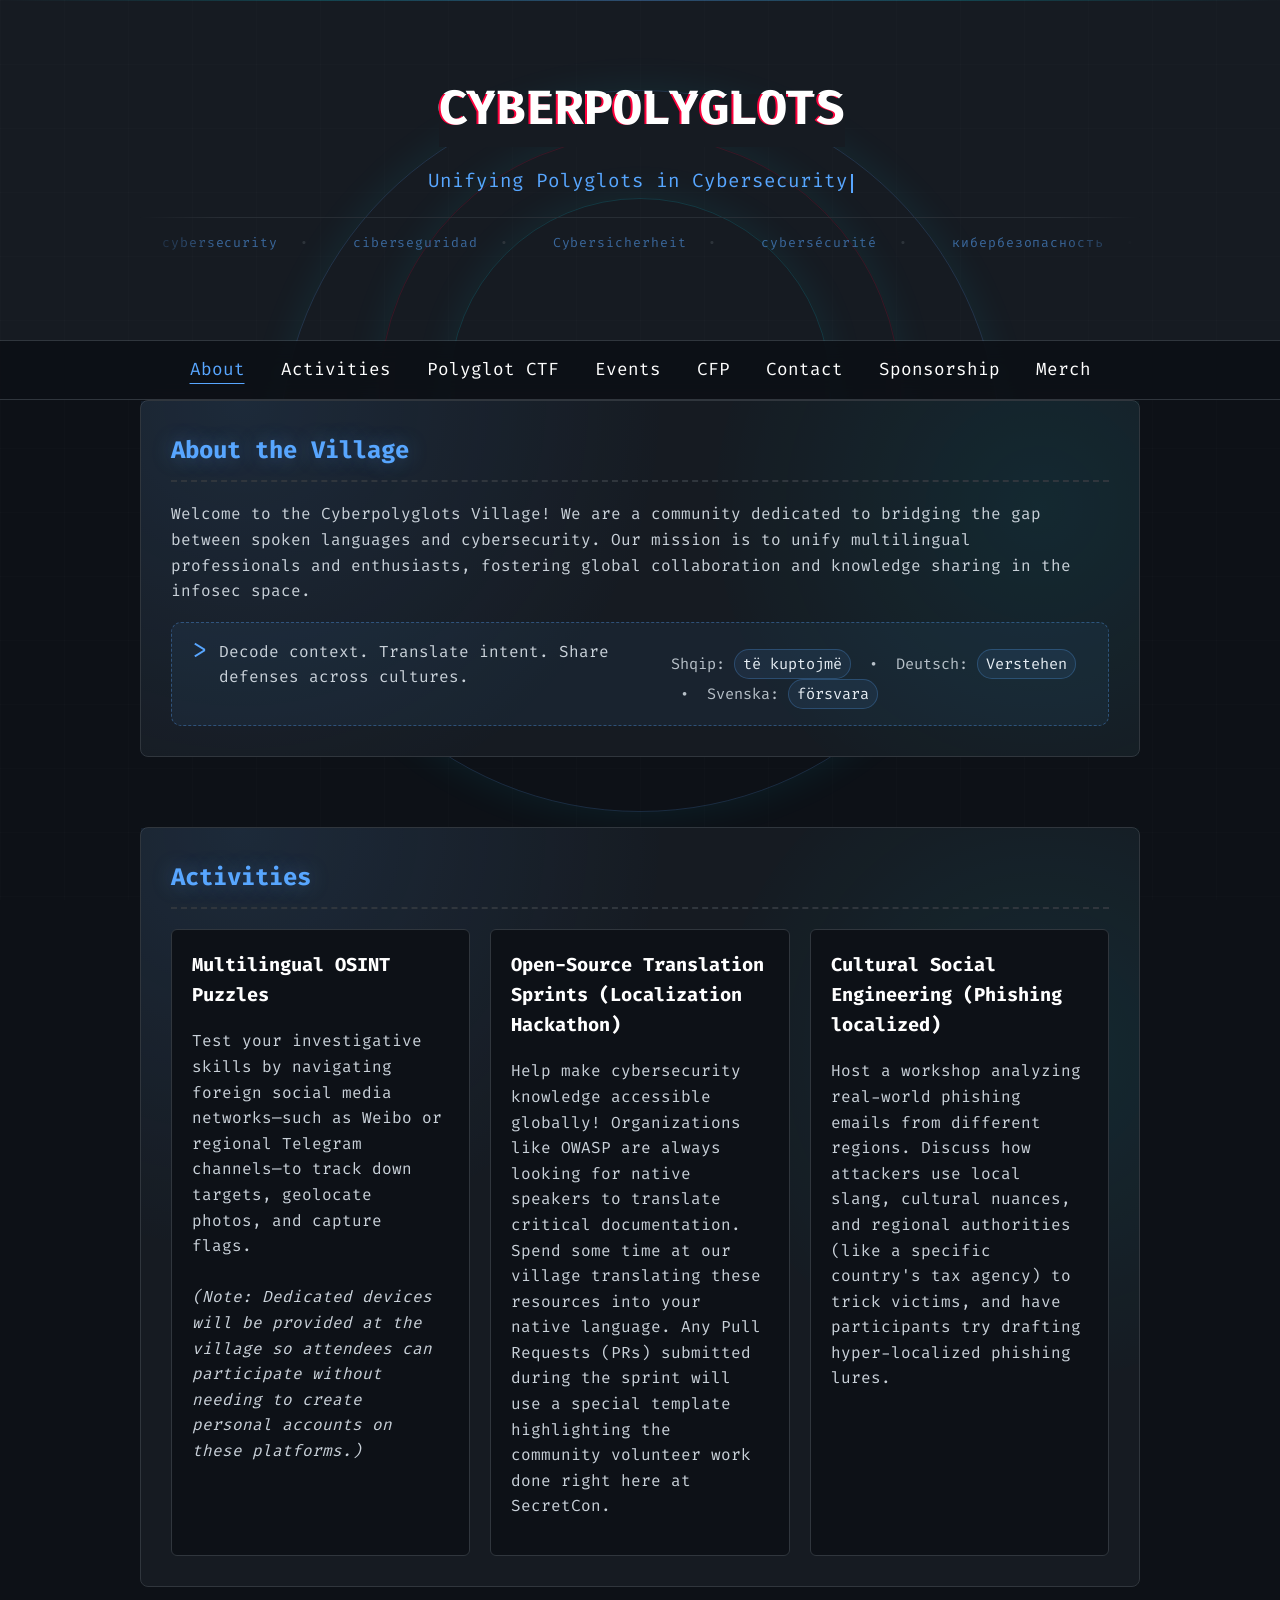
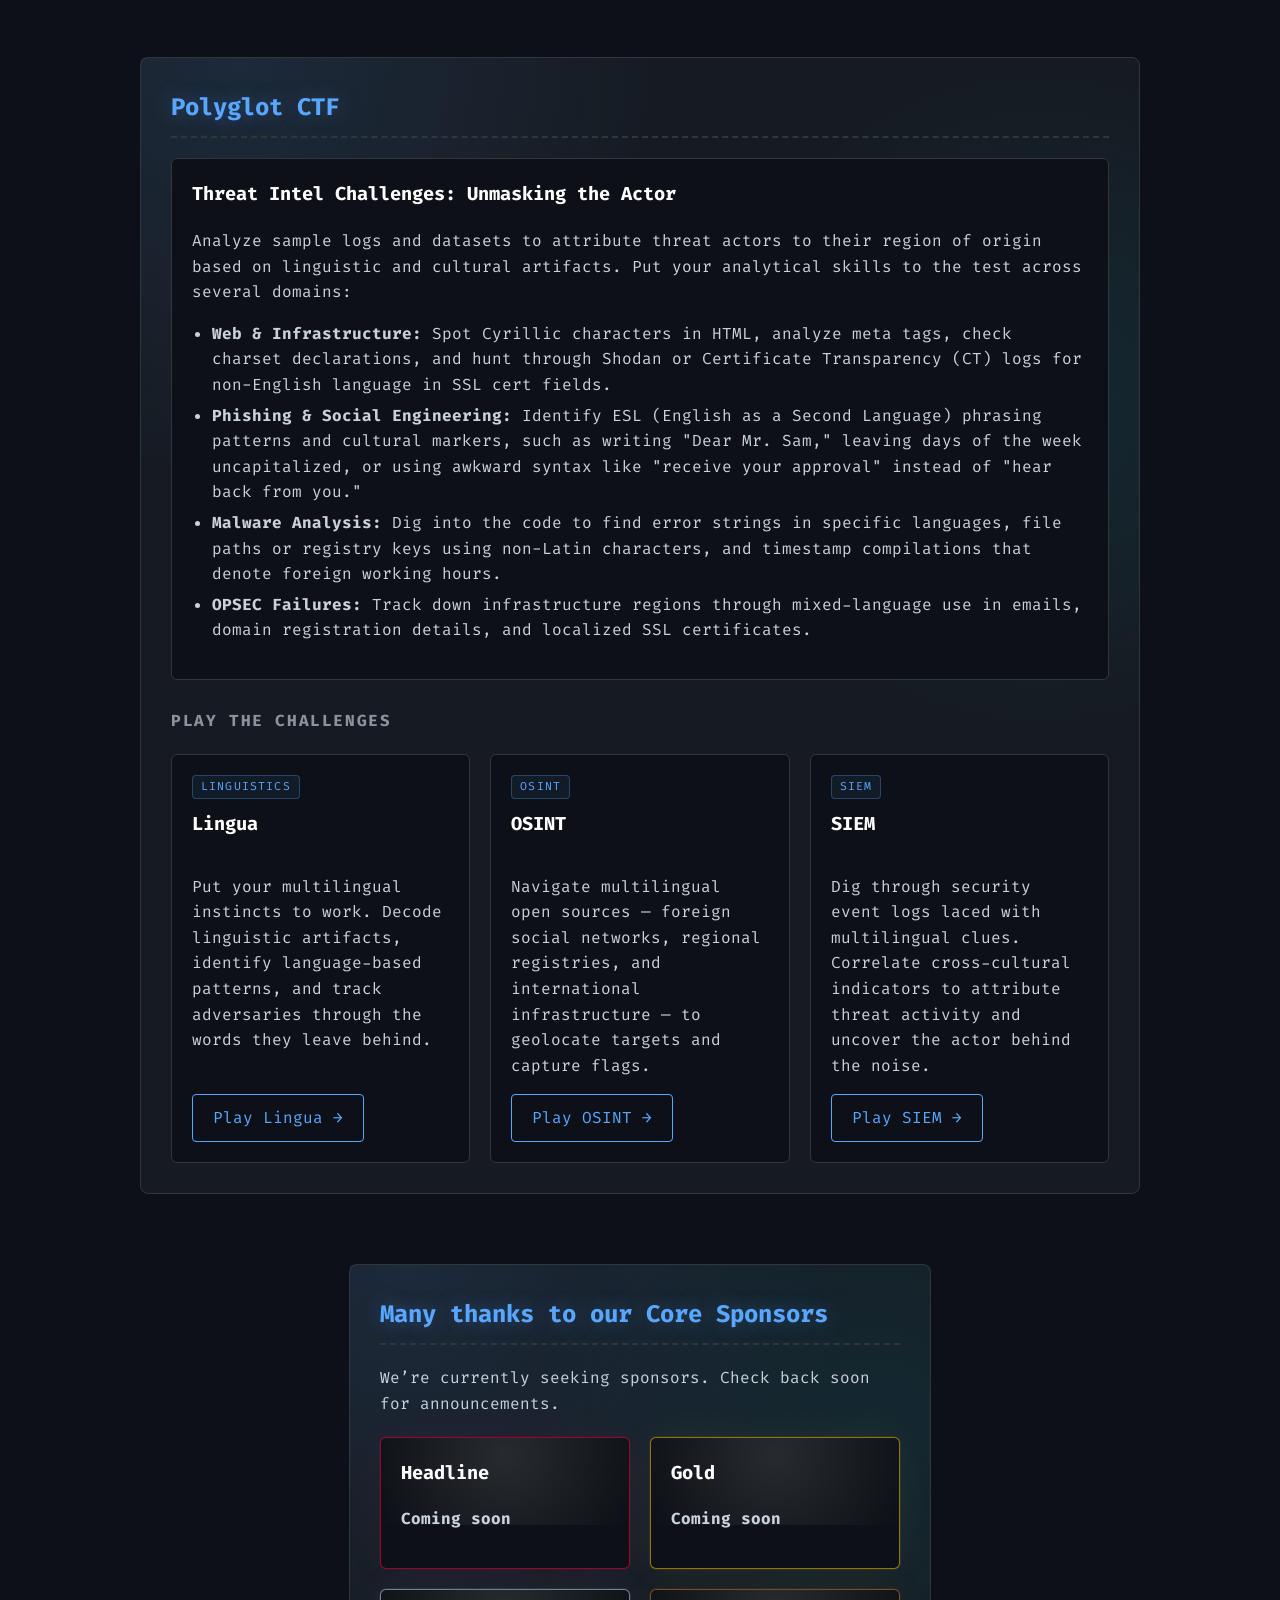
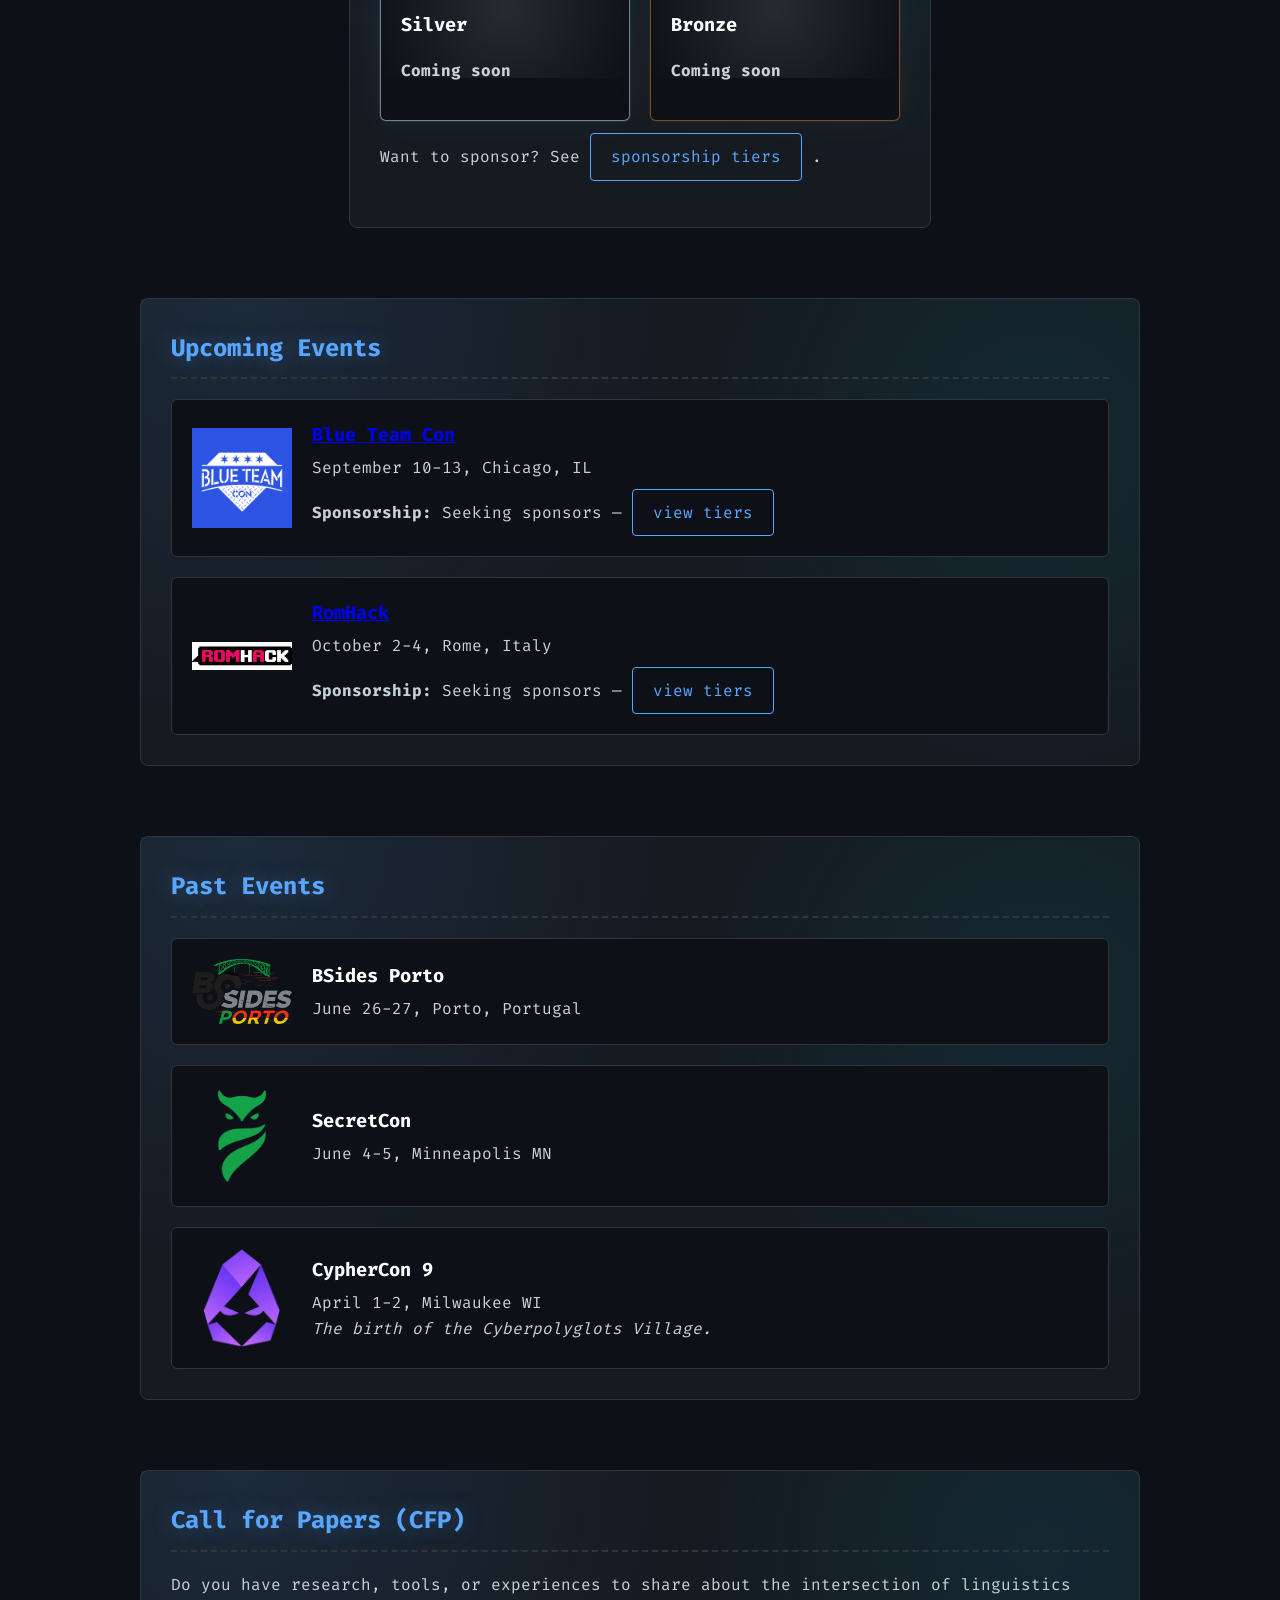
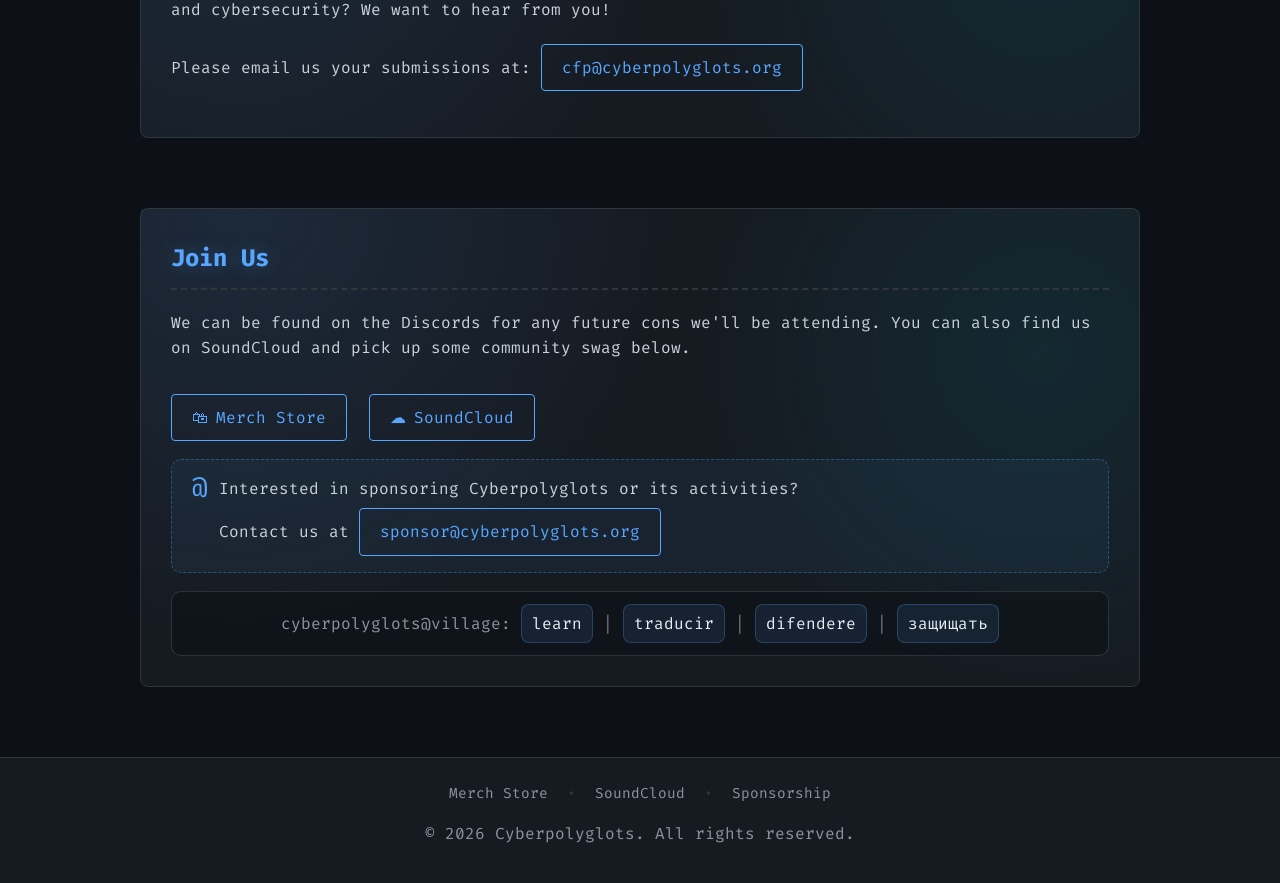
<file: index.html>
<!DOCTYPE html>
<html lang="en">
<head>
    <meta charset="UTF-8">
    <meta http-equiv="X-Clacks-Overhead" content="GNU Terry Pratchett">
    <meta name="viewport" content="width=device-width, initial-scale=1.0">
    <title>Cyberpolyglots - Unifying Polyglots in Cybersecurity</title>
    <link rel="stylesheet" href="style.css">
    <link href="https://fonts.googleapis.com/css2?family=Fira+Code:wght@400;700&display=swap" rel="stylesheet">
</head>
<body>
    <div class="scan-line" aria-hidden="true"></div>
    <div class="bg-grid" aria-hidden="true"></div>
    <div class="bg-orbits" aria-hidden="true">
        <span class="orbit orbit--a"></span>
        <span class="orbit orbit--b"></span>
        <span class="orbit orbit--c"></span>
    </div>

    <header>
        <div class="container">
            <h1 class="glitch" data-text="Cyberpolyglots">Cyberpolyglots</h1>
            <p class="subtitle">Unifying Polyglots in Cybersecurity</p>

            <div class="sr-only" aria-hidden="false">
                Languages represented by the community: Albanian, Russian, English, Spanish, Italian, German, Swedish.
            </div>

            <div class="lang-ticker" aria-hidden="true">
                <div class="lang-ticker-inner">
                    <span>cybersecurity</span>
                    <span>ciberseguridad</span>
                    <span>Cybersicherheit</span>
                    <span>cybersécurité</span>
                    <span>кибербезопасность</span>
                    <span>sicurezza informatica</span>
                    <span>网络安全</span>
                    <span>siber güvenlik</span>
                    <span>ασφάλεια στον κυβερνοχώρο</span>
                    <span>cyberbezpieczeństwo</span>
                    <span>cybersecurity</span>
                    <span>ciberseguridad</span>
                    <span>Cybersicherheit</span>
                    <span>cybersécurité</span>
                    <span>кибербезопасность</span>
                    <span>sicurezza informatica</span>
                    <span>网络安全</span>
                    <span>siber güvenlik</span>
                    <span>ασφάλεια στον κυβερνοχώρο</span>
                    <span>cyberbezpieczeństwo</span>
                </div>
            </div>
        </div>
    </header>

    <nav>
        <div class="container">
            <ul>
                <li><a href="#about">About</a></li>
                <li><a href="#activities">Activities</a></li>
                <li><a href="#polyglot-ctf">Polyglot CTF</a></li>
                <li><a href="#events">Events</a></li>
                <li><a href="#cfp">CFP</a></li>
                <li><a href="#contact">Contact</a></li>
                <li><a href="sponsorship.html">Sponsorship</a></li>
                <li><a href="https://swag.cyberpolyglots.org" target="_blank" rel="noopener">Merch</a></li>
            </ul>
        </div>
    </nav>

    <main class="container">
        <section id="about">
            <h2>About the Village</h2>
            <p>Welcome to the Cyberpolyglots Village! We are a community dedicated to bridging the gap between spoken languages and cybersecurity. Our mission is to unify multilingual professionals and enthusiasts, fostering global collaboration and knowledge sharing in the infosec space.</p>

            <div class="quote-callout" role="note" aria-label="Cyberpolyglots mission">
                <div class="quote-mark" aria-hidden="true">></div>
                <p class="quote-text">Decode context. Translate intent. Share defenses across cultures.</p>
                <p class="quote-sub">Shqip: <span class="lang-inline" lang="sq" data-lang="AL">të kuptojmë</span> &nbsp;•&nbsp; Deutsch: <span class="lang-inline" lang="de" data-lang="DE">Verstehen</span> &nbsp;•&nbsp; Svenska: <span class="lang-inline" lang="sv" data-lang="SV">försvara</span></p>
            </div>
        </section>

        <section id="activities">
            <h2>Activities</h2>
            <div class="activity-grid">
                <div class="activity-card">
                    <h3>Multilingual OSINT Puzzles</h3>
                    <p>Test your investigative skills by navigating foreign social media networks—such as Weibo or regional Telegram channels—to track down targets, geolocate photos, and capture flags.<br><br><i>(Note: Dedicated devices will be provided at the village so attendees can participate without needing to create personal accounts on these platforms.)</i></p>
                </div>
                <div class="activity-card">
                    <h3>Open-Source Translation Sprints (Localization Hackathon)</h3>
                    <p>Help make cybersecurity knowledge accessible globally! Organizations like OWASP are always looking for native speakers to translate critical documentation. Spend some time at our village translating these resources into your native language. Any Pull Requests (PRs) submitted during the sprint will use a special template highlighting the community volunteer work done right here at SecretCon.</p>
                </div>
                <div class="activity-card">
                    <h3>Cultural Social Engineering (Phishing localized)</h3>
                    <p>Host a workshop analyzing real-world phishing emails from different regions. Discuss how attackers use local slang, cultural nuances, and regional authorities (like a specific country's tax agency) to trick victims, and have participants try drafting hyper-localized phishing lures.</p>
                </div>
            </div>
        </section>

        <section id="polyglot-ctf">
            <h2>Polyglot CTF</h2>
            <div class="activity-grid">
                <div class="activity-card" style="grid-column: 1 / -1;">
                    <h3>Threat Intel Challenges: Unmasking the Actor</h3>
                    <p>Analyze sample logs and datasets to attribute threat actors to their region of origin based on linguistic and cultural artifacts. Put your analytical skills to the test across several domains:</p>
                    <ul style="text-align: left; margin-top: 10px; padding-left: 20px;">
                        <li style="margin-bottom: 5px;"><strong>Web & Infrastructure:</strong> Spot Cyrillic characters in HTML, analyze meta tags, check charset declarations, and hunt through Shodan or Certificate Transparency (CT) logs for non-English language in SSL cert fields.</li>
                        <li style="margin-bottom: 5px;"><strong>Phishing & Social Engineering:</strong> Identify ESL (English as a Second Language) phrasing patterns and cultural markers, such as writing "Dear Mr. Sam," leaving days of the week uncapitalized, or using awkward syntax like "receive your approval" instead of "hear back from you."</li>
                        <li style="margin-bottom: 5px;"><strong>Malware Analysis:</strong> Dig into the code to find error strings in specific languages, file paths or registry keys using non-Latin characters, and timestamp compilations that denote foreign working hours.</li>
                        <li><strong>OPSEC Failures:</strong> Track down infrastructure regions through mixed-language use in emails, domain registration details, and localized SSL certificates.</li>
                    </ul>
                </div>
            </div>

            <h3 class="challenges-heading">Play the Challenges</h3>
            <div class="activity-grid">
                <div class="activity-card challenge-card">
                    <div class="challenge-tag">Linguistics</div>
                    <h3>Lingua</h3>
                    <p>Put your multilingual instincts to work. Decode linguistic artifacts, identify language-based patterns, and track adversaries through the words they leave behind.</p>
                    <a href="https://lingua.cyberpolyglots.org" class="btn" target="_blank" rel="noopener">Play Lingua →</a>
                </div>
                <div class="activity-card challenge-card">
                    <div class="challenge-tag">OSINT</div>
                    <h3>OSINT</h3>
                    <p>Navigate multilingual open sources — foreign social networks, regional registries, and international infrastructure — to geolocate targets and capture flags.</p>
                    <a href="https://osint.cyberpolyglots.org" class="btn" target="_blank" rel="noopener">Play OSINT →</a>
                </div>
                <div class="activity-card challenge-card">
                    <div class="challenge-tag">SIEM</div>
                    <h3>SIEM</h3>
                    <p>Dig through security event logs laced with multilingual clues. Correlate cross-cultural indicators to attribute threat activity and uncover the actor behind the noise.</p>
                    <a href="https://siem.cyberpolyglots.org" class="btn" target="_blank" rel="noopener">Play SIEM →</a>
                </div>
            </div>
        </section>

        <section id="core-sponsors">
            <h2>Many thanks to our Core Sponsors</h2>
            <p>We’re currently seeking sponsors. Check back soon for announcements.</p>

            <div class="activity-grid" role="list" aria-label="Core sponsor tiers">
                <div class="activity-card tier tier--headline" role="listitem">
                    <h3>Headline</h3>
                    <p><strong>Coming soon</strong></p>
                </div>

                <div class="activity-card tier tier--gold" role="listitem">
                    <h3>Gold</h3>
                    <p><strong>Coming soon</strong></p>
                </div>

                <div class="activity-card tier tier--silver" role="listitem">
                    <h3>Silver</h3>
                    <p><strong>Coming soon</strong></p>
                </div>

                <div class="activity-card tier tier--bronze" role="listitem">
                    <h3>Bronze</h3>
                    <p><strong>Coming soon</strong></p>
                </div>
            </div>

            <p style="margin-top: 12px;">Want to sponsor? See <a href="sponsorship.html" class="btn" style="margin-top: 0;">sponsorship tiers</a>.</p>
        </section>

        <section id="events">
            <h2>Upcoming Events</h2>
            <div class="event-list">
                <div class="event-card">
                    <img src="images/BlueTeamCon Logo.png" alt="Blue Team Con Logo" class="event-logo">
                    <div>
                        <h3><a href="https://blueteamcon.com" target="_blank" rel="noopener">Blue Team Con</a></h3>
                        <p>September 10-13, Chicago, IL</p>
                        <p><strong>Sponsorship:</strong> Seeking sponsors — <a href="sponsorship.html" class="btn" style="margin-top: 8px;">view tiers</a></p>
                    </div>
                </div>
                <div class="event-card">
                    <img src="images/romhack.png" alt="RomHack Logo" class="event-logo">
                    <div>
                        <h3><a href="https://romhack.io" target="_blank" rel="noopener">RomHack</a></h3>
                        <p>October 2-4, Rome, Italy</p>
                        <p><strong>Sponsorship:</strong> Seeking sponsors — <a href="sponsorship.html" class="btn" style="margin-top: 8px;">view tiers</a></p>
                    </div>
                </div>
            </div>
        </section>

        <section id="past-events">
            <h2>Past Events</h2>
            <div class="event-list">
                <div class="event-card">
                    <img src="images/bsidesporto.png" alt="BSides Porto Logo" class="event-logo">
                    <div>
                        <h3>BSides Porto</h3>
                        <p>June 26-27, Porto, Portugal</p>
                    </div>
                </div>
                <div class="event-card">
                    <img src="images/SecretCon Logo.webp" alt="SecretCon Logo" class="event-logo">
                    <div>
                        <h3>SecretCon</h3>
                        <p>June 4-5, Minneapolis MN</p>
                    </div>
                </div>
                <div class="event-card">
                    <img src="images/cyphercon.png" alt="CypherCon 9 Logo" class="event-logo">
                    <div>
                        <h3>CypherCon 9</h3>
                        <p>April 1-2, Milwaukee WI</p>
                        <p><em>The birth of the Cyberpolyglots Village.</em></p>
                    </div>
                </div>
            </div>
        </section>

        <section id="cfp">
            <h2>Call for Papers (CFP)</h2>
            <p>Do you have research, tools, or experiences to share about the intersection of linguistics and cybersecurity? We want to hear from you!</p>
            <p>Please email us your submissions at: <a href="mailto:cfp@cyberpolyglots.org" class="btn" style="margin-top: 5px;">cfp@cyberpolyglots.org</a></p>
        </section>

        <section id="contact">
            <h2>Join Us</h2>
            <p>We can be found on the Discords for any future cons we'll be attending. You can also find us on SoundCloud and pick up some community swag below.</p>

            <div class="community-links">
                <a href="https://swag.cyberpolyglots.org" class="btn community-btn" target="_blank" rel="noopener">
                    <span class="community-btn-icon">🛍</span> Merch Store
                </a>
                <a href="https://soundcloud.com/cyberpolyglots" class="btn community-btn" target="_blank" rel="noopener">
                    <span class="community-btn-icon">☁</span> SoundCloud
                </a>
            </div>

            <div class="quote-callout" role="note" aria-label="Sponsorship contact">
                <div class="quote-mark" aria-hidden="true">@</div>
                <div>
                    <p class="quote-text" style="margin-bottom: 6px;">Interested in sponsoring Cyberpolyglots or its activities?</p>
                    <p class="quote-text">
                        Contact us at
                        <a href="mailto:sponsor@cyberpolyglots.org" class="btn" style="margin-top: 0;">sponsor@cyberpolyglots.org</a>
                    </p>
                </div>
            </div>

            <div class="terminal-hint" aria-hidden="true">
                <span class="prompt">cyberpolyglots@village:</span>
                <span class="cmd">learn</span>
                <span class="sep">|</span>
                <span class="cmd">traducir</span>
                <span class="sep">|</span>
                <span class="cmd">difendere</span>
                <span class="sep">|</span>
                <span class="cmd">защищать</span>
            </div>
        </section>
    </main>

    <footer>
        <div class="container">
            <div class="footer-links">
                <a href="https://swag.cyberpolyglots.org" target="_blank" rel="noopener">Merch Store</a>
                <span class="footer-sep">•</span>
                <a href="https://soundcloud.com/cyberpolyglots" target="_blank" rel="noopener">SoundCloud</a>
                <span class="footer-sep">•</span>
                <a href="sponsorship.html">Sponsorship</a>
            </div>
            <p>&copy; 2026 Cyberpolyglots. All rights reserved.</p>
        </div>
    </footer>

    <script>
        // Typewriter effect on subtitle
        const subtitle = document.querySelector('header .subtitle');
        const fullText = subtitle.textContent.trim();
        subtitle.textContent = '';
        const cursor = document.createElement('span');
        cursor.className = 'typing-cursor';
        subtitle.appendChild(cursor);
        let charIndex = 0;
        setTimeout(() => {
            const typeInterval = setInterval(() => {
                if (charIndex < fullText.length) {
                    subtitle.insertBefore(document.createTextNode(fullText[charIndex]), cursor);
                    charIndex++;
                } else {
                    clearInterval(typeInterval);
                    setTimeout(() => cursor.remove(), 2200);
                }
            }, 42);
        }, 350);

        // Scroll reveal + staggered card entrance
        const revealEls = Array.from(document.querySelectorAll('main section'));
        revealEls.forEach(el => el.classList.add('reveal'));

        function checkReveal() {
            const vpBottom = window.scrollY + window.innerHeight;
            revealEls.forEach(el => {
                if (el.classList.contains('visible')) return;
                const top = el.getBoundingClientRect().top + window.scrollY;
                if (vpBottom > top + 60) {
                    el.classList.add('visible');
                    el.querySelectorAll('.activity-card, .event-card').forEach((card, i) => {
                        card.style.animationDelay = `${i * 90}ms`;
                        card.classList.add('card-enter');
                    });
                }
            });
        }

        window.addEventListener('scroll', checkReveal, { passive: true });
        checkReveal(); // run once on load

        // Active nav highlighting
        const sections = Array.from(document.querySelectorAll('main section[id]'));
        const navLinks = Array.from(document.querySelectorAll('nav a[href^="#"]'));

        function updateActiveNav() {
            const scrollMid = window.scrollY + window.innerHeight * 0.4;
            let current = sections[0];
            sections.forEach(s => {
                if (s.getBoundingClientRect().top + window.scrollY <= scrollMid) current = s;
            });
            navLinks.forEach(link => {
                link.classList.toggle('active', link.getAttribute('href') === '#' + current?.id);
            });
        }

        window.addEventListener('scroll', updateActiveNav, { passive: true });
        updateActiveNav();
    </script>
</body>
</html>
</file>
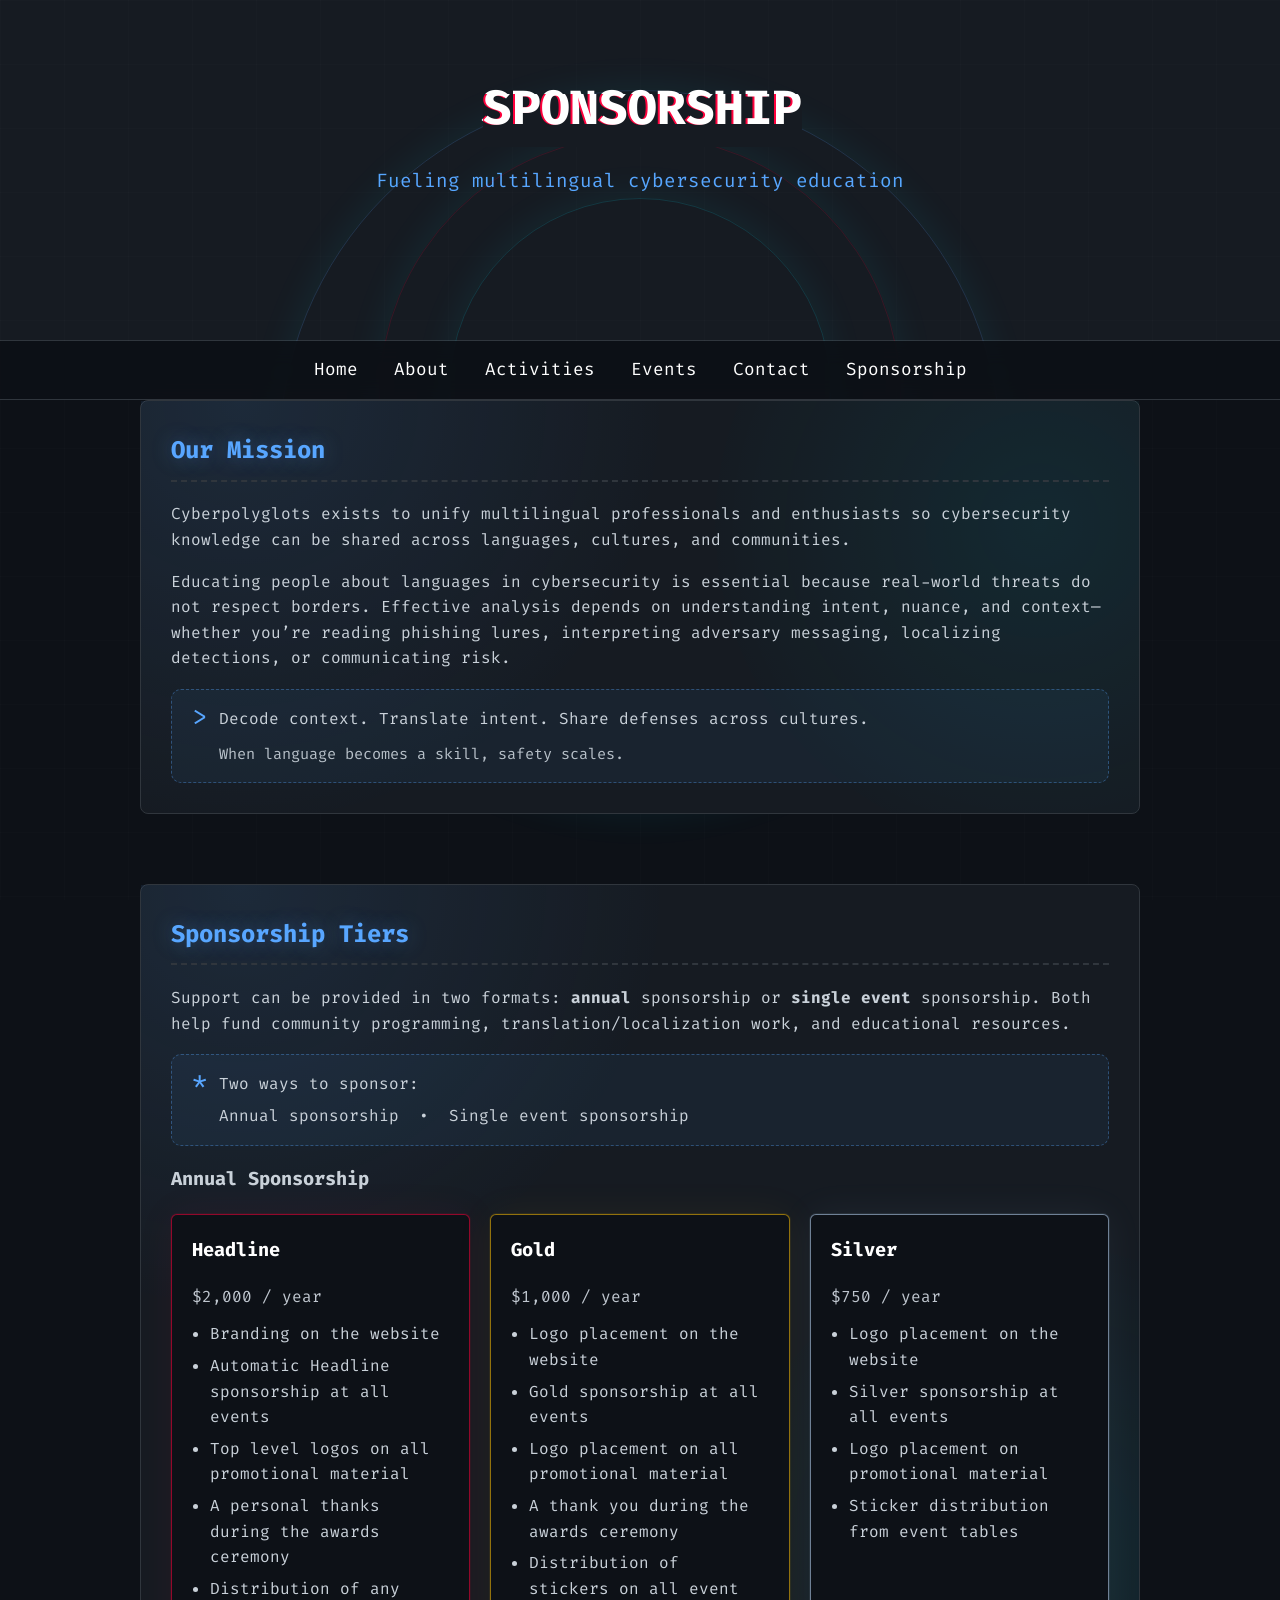
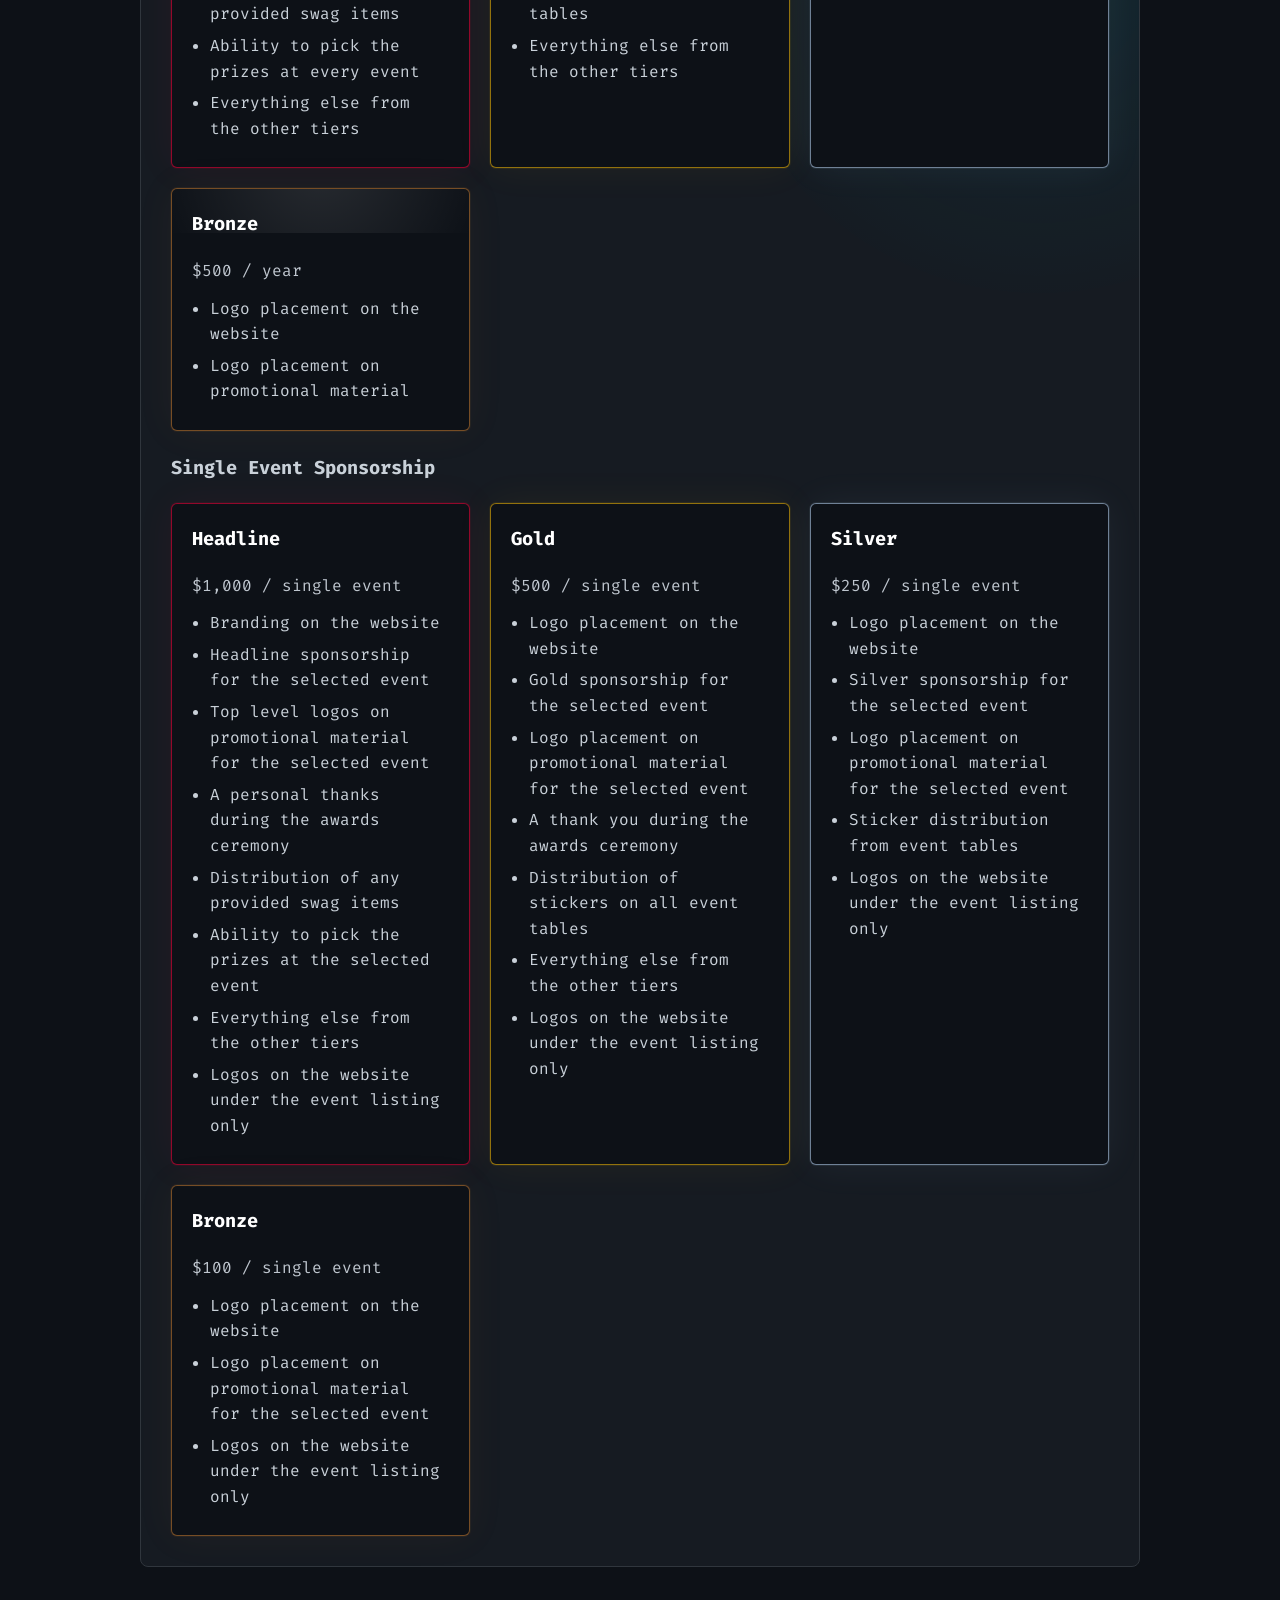
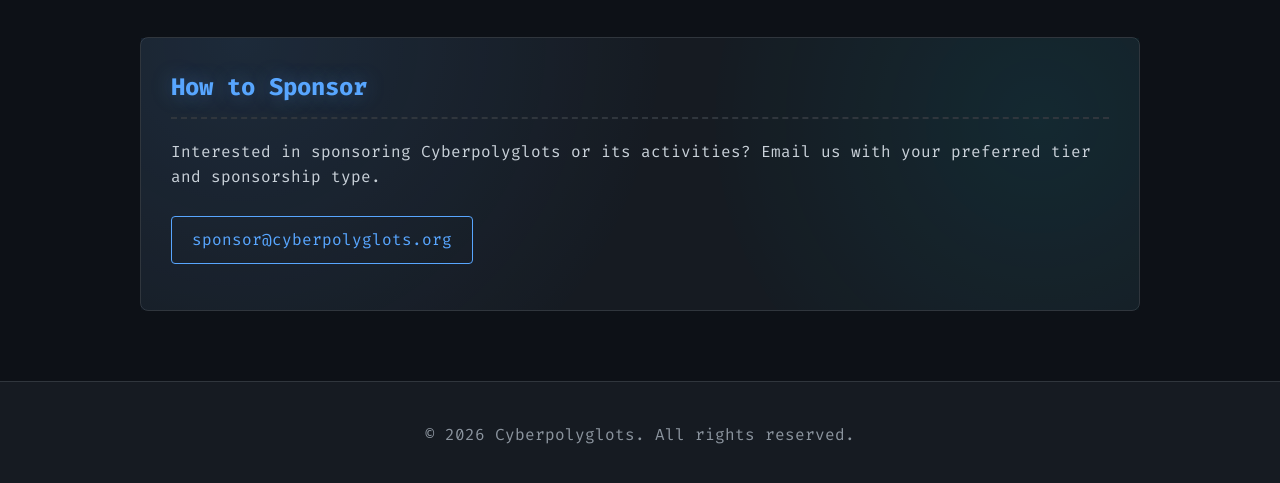
<file: sponsorship.html>
<!DOCTYPE html>
<html lang="en">
<head>
    <meta charset="UTF-8">
    <meta http-equiv="X-Clacks-Overhead" content="GNU Terry Pratchett">
    <meta name="viewport" content="width=device-width, initial-scale=1.0">
    <title>Cyberpolyglots - Sponsorship</title>
    <link rel="stylesheet" href="style.css">
    <link href="https://fonts.googleapis.com/css2?family=Fira+Code:wght@400;700&display=swap" rel="stylesheet">
</head>
<body>
    <div class="bg-grid" aria-hidden="true"></div>
    <div class="bg-orbits" aria-hidden="true">
        <span class="orbit orbit--a"></span>
        <span class="orbit orbit--b"></span>
        <span class="orbit orbit--c"></span>
    </div>

    <header>
        <div class="container">
            <h1 class="glitch" data-text="Sponsorship">Sponsorship</h1>
            <p class="subtitle">Fueling multilingual cybersecurity education</p>

            <div class="sr-only" aria-hidden="false">
                Sponsorship information for Cyberpolyglots.
            </div>
        </div>
    </header>

    <nav>
        <div class="container">
            <ul>
                <li><a href="index.html">Home</a></li>
                <li><a href="index.html#about">About</a></li>
                <li><a href="index.html#activities">Activities</a></li>
                <li><a href="index.html#events">Events</a></li>
                <li><a href="index.html#contact">Contact</a></li>
                <li><a href="sponsorship.html">Sponsorship</a></li>
            </ul>
        </div>
    </nav>

    <main class="container">
        <section id="mission">
            <h2>Our Mission</h2>
            <p>
                Cyberpolyglots exists to unify multilingual professionals and enthusiasts so cybersecurity
                knowledge can be shared across languages, cultures, and communities.
            </p>
            <p>
                Educating people about languages in cybersecurity is essential because real-world threats do not
                respect borders. Effective analysis depends on understanding intent, nuance, and context—whether
                you’re reading phishing lures, interpreting adversary messaging, localizing detections, or
                communicating risk.
            </p>

            <div class="quote-callout" role="note" aria-label="Why languages matter in cybersecurity">
                <div class="quote-mark" aria-hidden="true">></div>
                <div>
                    <p class="quote-text">Decode context. Translate intent. Share defenses across cultures.</p>
                    <p class="quote-sub">When language becomes a skill, safety scales.</p>
                </div>
            </div>
        </section>

        <section id="sponsorship-tiers">
            <h2>Sponsorship Tiers</h2>
            <p>
                Support can be provided in two formats: <strong>annual</strong> sponsorship or <strong>single event</strong>
                sponsorship. Both help fund community programming, translation/localization work, and educational resources.
            </p>

            <div class="quote-callout" role="note" aria-label="Sponsorship formats">
                <div class="quote-mark" aria-hidden="true">*</div>
                <div>
                    <p class="quote-text" style="margin-bottom: 6px;">Two ways to sponsor:</p>
                    <p class="quote-text">Annual sponsorship &nbsp;•&nbsp; Single event sponsorship</p>
                </div>
            </div>

            <h3 style="margin-bottom: 8px;">Annual Sponsorship</h3>
            <div class="activity-grid" role="list" aria-label="Annual sponsorship tiers">
                <div class="activity-card tier tier--headline" role="listitem">
                    <h3>Headline</h3>
                    <p class="tier-price">$2,000 / year</p>
                    <ul class="tier-list">
                        <li>Branding on the website</li>
                        <li>Automatic Headline sponsorship at all events</li>
                        <li>Top level logos on all promotional material</li>
                        <li>A personal thanks during the awards ceremony</li>
                        <li>Distribution of any provided swag items</li>
                        <li>Ability to pick the prizes at every event</li>
                        <li>Everything else from the other tiers</li>
                    </ul>
                </div>

                <div class="activity-card tier tier--gold" role="listitem">
                    <h3>Gold</h3>
                    <p class="tier-price">$1,000 / year</p>
                    <ul class="tier-list">
                        <li>Logo placement on the website</li>
                        <li>Gold sponsorship at all events</li>
                        <li>Logo placement on all promotional material</li>
                        <li>A thank you during the awards ceremony</li>
                        <li>Distribution of stickers on all event tables</li>
                        <li>Everything else from the other tiers</li>
                    </ul>
                </div>

                <div class="activity-card tier tier--silver" role="listitem">
                    <h3>Silver</h3>
                    <p class="tier-price">$750 / year</p>
                    <ul class="tier-list">
                        <li>Logo placement on the website</li>
                        <li>Silver sponsorship at all events</li>
                        <li>Logo placement on promotional material</li>
                        <li>Sticker distribution from event tables</li>
                    </ul>
                </div>

                <div class="activity-card tier tier--bronze" role="listitem">
                    <h3>Bronze</h3>
                    <p class="tier-price">$500 / year</p>
                    <ul class="tier-list">
                        <li>Logo placement on the website</li>
                        <li>Logo placement on promotional material</li>
                    </ul>
                </div>
            </div>

            <h3 style="margin: 22px 0 8px;">Single Event Sponsorship</h3>
            <div class="activity-grid" role="list" aria-label="Single event sponsorship tiers">
                <div class="activity-card tier tier--headline" role="listitem">
                    <h3>Headline</h3>
                    <p class="tier-price">$1,000 / single event</p>
                    <ul class="tier-list">
                        <li>Branding on the website</li>
                        <li>Headline sponsorship for the selected event</li>
                        <li>Top level logos on promotional material for the selected event</li>
                        <li>A personal thanks during the awards ceremony</li>
                        <li>Distribution of any provided swag items</li>
                        <li>Ability to pick the prizes at the selected event</li>
                        <li>Everything else from the other tiers</li>
                        <li>Logos on the website under the event listing only</li>
                    </ul>
                </div>
                <div class="activity-card tier tier--gold" role="listitem">
                    <h3>Gold</h3>
                    <p class="tier-price">$500 / single event</p>
                    <ul class="tier-list">
                        <li>Logo placement on the website</li>
                        <li>Gold sponsorship for the selected event</li>
                        <li>Logo placement on promotional material for the selected event</li>
                        <li>A thank you during the awards ceremony</li>
                        <li>Distribution of stickers on all event tables</li>
                        <li>Everything else from the other tiers</li>
                        <li>Logos on the website under the event listing only</li>
                    </ul>
                </div>
                <div class="activity-card tier tier--silver" role="listitem">
                    <h3>Silver</h3>
                    <p class="tier-price">$250 / single event</p>
                    <ul class="tier-list">
                        <li>Logo placement on the website</li>
                        <li>Silver sponsorship for the selected event</li>
                        <li>Logo placement on promotional material for the selected event</li>
                        <li>Sticker distribution from event tables</li>
                        <li>Logos on the website under the event listing only</li>
                    </ul>
                </div>
                <div class="activity-card tier tier--bronze" role="listitem">
                    <h3>Bronze</h3>
                    <p class="tier-price">$100 / single event</p>
                    <ul class="tier-list">
                        <li>Logo placement on the website</li>
                        <li>Logo placement on promotional material for the selected event</li>
                        <li>Logos on the website under the event listing only</li>
                    </ul>
                </div>
            </div>

        </section>

        <section id="how-to-sponsor">
            <h2>How to Sponsor</h2>
            <p>
                Interested in sponsoring Cyberpolyglots or its activities? Email us with your preferred tier and
                sponsorship type.
            </p>
            <p>
                <a href="mailto:sponsor@cyberpolyglots.org" class="btn" style="margin-top: 10px;">sponsor@cyberpolyglots.org</a>
            </p>
        </section>
    </main>

    <footer>
        <div class="container">
            <p>&copy; 2026 Cyberpolyglots. All rights reserved.</p>
        </div>
    </footer>
</body>
</html>
</file>
<file: style.css>
:root {
    --bg-color: #0d1117;
    --text-color: #c9d1d9;
    --accent-color: #58a6ff;
    --glitch-color1: #ff003c;
    --glitch-color2: #00e5ff;

    --card-color: #161b22;
    --border-color: #30363d;
    --muted: #8b949e;
    --chip-bg: rgba(88, 166, 255, 0.12);
}

body {
    font-family: 'Fira Code', monospace;
    background-color: var(--bg-color);
    color: var(--text-color);
    margin: 0;
    padding: 0;
    line-height: 1.6;
    overflow-x: hidden;
}

.bg-grid {
    position: fixed;
    inset: 0;
    pointer-events: none;
    background-image:
        linear-gradient(rgba(255, 255, 255, 0.035) 1px, transparent 1px),
        linear-gradient(90deg, rgba(255, 255, 255, 0.035) 1px, transparent 1px);
    background-size: 64px 64px;
    opacity: 0.35;
}

.bg-orbits {
    position: fixed;
    inset: 0;
    pointer-events: none;
    overflow: hidden;
}

.orbit {
    position: absolute;
    width: 620px;
    height: 620px;
    left: 50%;
    top: 15vh;
    transform: translateX(-50%);
    border-radius: 50%;
    border: 1px solid rgba(88, 166, 255, 0.18);
    box-shadow: 0 0 40px rgba(0, 229, 255, 0.08);
    filter: blur(0.2px);
}

.orbit--a {
    width: 520px;
    height: 520px;
    border-color: rgba(255, 0, 60, 0.15);
    animation: orbit-spin 18s linear infinite;
}

.orbit--b {
    width: 720px;
    height: 720px;
    top: 10vh;
    border-color: rgba(88, 166, 255, 0.18);
    animation: orbit-spin 26s linear infinite reverse;
}

.orbit--c {
    width: 380px;
    height: 380px;
    top: 22vh;
    border-color: rgba(0, 229, 255, 0.14);
    animation: orbit-spin 14s linear infinite;
}

@keyframes orbit-spin {
    0% { transform: translateX(-50%) rotate(0deg); }
    100% { transform: translateX(-50%) rotate(360deg); }
}

.container {
    width: 90%;
    max-width: 1000px;
    margin: auto;
    padding: 0 20px;
}

header {
    background: #161b22;
    color: #fff;
    padding-top: 70px;
    padding-bottom: 50px;
    min-height: 220px;
    border-bottom: 1px solid #30363d;
    text-align: center;
}

header h1 {
    font-size: 3rem;
    margin: 0;
    text-transform: uppercase;
}

header .subtitle {
    font-size: 1.2rem;
    color: var(--accent-color);
}

nav {
    background: rgba(13, 17, 23, 0.85);
    border-bottom: 1px solid #30363d;
    padding: 15px 0;
    position: sticky;
    top: 0;
    z-index: 100;
    backdrop-filter: blur(12px);
    -webkit-backdrop-filter: blur(12px);
}

nav ul {
    padding: 0;
    list-style: none;
    text-align: center;
    margin: 0;
}

nav li {
    display: inline;
    padding: 0 13px;
}

nav a {
    color: #fff;
    text-decoration: none;
    font-size: 1.1rem;
    transition: color 0.3s ease;
    position: relative;
    padding-bottom: 3px;
}

nav a::after {
    content: '';
    position: absolute;
    bottom: 0;
    left: 50%;
    transform: translateX(-50%);
    width: 0;
    height: 1px;
    background: var(--accent-color);
    transition: width 0.25s ease;
}

nav a:hover {
    color: var(--accent-color);
}

nav a:hover::after,
nav a.active::after {
    width: 100%;
}

nav a.active {
    color: var(--accent-color);
}

main {
    padding: 40px 0;
}

/* Two-column layout for right-side sponsor prominence */
main {
    display: flex;
    flex-direction: row;
    align-items: flex-start;
    justify-content: center;
    gap: 20px;
    flex-wrap: wrap;
}

main > section {
    flex: 1 1 100%;
    max-width: 1000px;
}

/* Make core sponsors render as a wider right column */
#core-sponsors {
    flex: 0 1 520px;
    max-width: 540px;
    margin-bottom: 50px;
}

@media (max-width: 900px) {
    main { flex-direction: column; }
    #core-sponsors { flex: 1 1 100%; max-width: 100%; }
}

section {
    margin-bottom: 50px;
    background: var(--card-color);
    padding: 30px;
    border: 1px solid var(--border-color);
    border-radius: 8px;
    position: relative;
    isolation: isolate;
}

section::before {
    content: '';
    position: absolute;
    inset: 0;
    background:
        radial-gradient(800px circle at 10% 0%, rgba(88, 166, 255, 0.12), transparent 55%),
        radial-gradient(700px circle at 90% 30%, rgba(0, 229, 255, 0.08), transparent 50%);
    opacity: 0.9;
    z-index: -1;
}

h2 {
    color: var(--accent-color);
    border-bottom: 2px dashed #30363d;
    padding-bottom: 10px;
    margin-top: 0;
    text-shadow: 0 0 20px rgba(88, 166, 255, 0.35);
}

.btn {
    display: inline-block;
    background: transparent;
    color: var(--accent-color);
    padding: 10px 20px;
    text-decoration: none;
    border: 1px solid var(--accent-color);
    border-radius: 4px;
    margin-top: 15px;
    margin-right: 10px;
    transition: all 0.3s ease;
}

.btn:hover {
    background: var(--accent-color);
    color: var(--bg-color);
}

/* Layouts */
.activity-grid {
    display: grid;
    grid-template-columns: repeat(auto-fit, minmax(250px, 1fr));
    gap: 20px;
    margin-top: 20px;
}

.activity-card {
    background: #0d1117;
    padding: 20px;
    border: 1px solid #30363d;
    border-radius: 6px;
    transition: transform 0.2s ease, border-color 0.2s ease, box-shadow 0.2s ease;
}

.activity-card:hover {
    transform: translateY(-5px);
    border-color: var(--accent-color);
    box-shadow: 0 0 24px rgba(88, 166, 255, 0.18);
}

/* Sponsorship tiers */
.tier {
   position: relative;
   overflow: hidden;
}

.tier::after {
   content: '';
   position: absolute;
   inset: -40% -40% auto -40%;
   height: 140px;
   background: radial-gradient(circle at 50% 50%, rgba(255,255,255,0.12), transparent 60%);
   pointer-events: none;
   opacity: 0.9;
}

.tier-price {
   margin: 6px 0 12px 0;
   color: rgba(201, 209, 217, 0.95);
}

.tier-list {
   margin: 0;
   padding-left: 18px;
   text-align: left;
}

.tier-list li {
   margin: 6px 0;
}

.tier--headline {
   border-color: rgba(255, 0, 60, 0.55);
   box-shadow: 0 0 0 1px rgba(255, 0, 60, 0.08), 0 0 40px rgba(255, 0, 60, 0.06);
}

.tier--headline h3 {
   color: #ff003c;
}

.tier--gold {
   border-color: rgba(255, 193, 7, 0.55);
   box-shadow: 0 0 0 1px rgba(255, 193, 7, 0.08), 0 0 40px rgba(255, 193, 7, 0.06);
}

.tier--gold h3 {
   color: #ffc107;
}

.tier--silver {
   border-color: rgba(192, 220, 255, 0.55);
   box-shadow: 0 0 0 1px rgba(192, 220, 255, 0.08), 0 0 40px rgba(192, 220, 255, 0.06);
}

.tier--silver h3 {
   color: #d1e7ff;
}

.tier--bronze {
   border-color: rgba(205, 127, 50, 0.55);
   box-shadow: 0 0 0 1px rgba(205, 127, 50, 0.08), 0 0 40px rgba(205, 127, 50, 0.06);
}

.tier--bronze h3 {
   color: #cd7f32;
}

.activity-card h3 {
    color: #fff;
    margin-top: 0;
}

.event-list {
    display: flex;
    flex-direction: column;
    gap: 20px;
    margin-top: 20px;
}

.event-card {
    display: flex;
    align-items: center;
    background: #0d1117;
    padding: 20px;
    border: 1px solid #30363d;
    border-radius: 6px;
    transition: transform 0.2s ease, border-color 0.2s ease, box-shadow 0.2s ease;
}

.event-card:hover {
    transform: translateY(-5px);
    border-color: var(--accent-color);
    box-shadow: 0 0 24px rgba(88, 166, 255, 0.18);
}

.event-logo {
    max-width: 100px;
    max-height: 100px;
    margin-right: 20px;
    object-fit: contain;
}

.event-card h3 {
    color: #fff;
    margin: 0 0 5px 0;
}

.event-card p {
    margin: 0;
    color: var(--text-color);
}

/* Challenge cards */
.challenges-heading {
    color: var(--text-color);
    margin: 28px 0 4px;
    font-size: 1rem;
    text-transform: uppercase;
    letter-spacing: 0.1em;
    color: var(--muted);
}

.challenge-card {
    display: flex;
    flex-direction: column;
}

.challenge-card .btn {
    margin-top: auto;
    align-self: flex-start;
}

.challenge-tag {
    display: inline-block;
    font-size: 0.72rem;
    text-transform: uppercase;
    letter-spacing: 0.1em;
    color: var(--accent-color);
    border: 1px solid rgba(88, 166, 255, 0.3);
    background: rgba(88, 166, 255, 0.08);
    border-radius: 4px;
    padding: 2px 8px;
    margin-bottom: 10px;
    width: fit-content;
}

/* Community links row (Join Us section) */
.community-links {
    display: flex;
    flex-wrap: wrap;
    gap: 12px;
    margin: 18px 0;
}

.community-btn {
    display: inline-flex;
    align-items: center;
    gap: 8px;
}

.community-btn-icon {
    font-size: 1rem;
}

footer {
    background: #161b22;
    color: #8b949e;
    text-align: center;
    padding: 24px 20px 20px;
    margin-top: 20px;
    border-top: 1px solid #30363d;
}

.footer-links {
    margin-bottom: 10px;
    font-size: 0.9rem;
}

.footer-links a {
    color: var(--muted);
    text-decoration: none;
    transition: color 0.2s ease;
}

.footer-links a:hover {
    color: var(--accent-color);
}

.footer-sep {
    margin: 0 10px;
    color: var(--border-color);
}

/* Polyglot language rail */
.polyglot-rail {
    display: flex;
    flex-wrap: wrap;
    justify-content: center;
    gap: 10px;
    margin-top: 18px;
}

.lang-chip {
    background: var(--chip-bg);
    border: 1px solid rgba(88, 166, 255, 0.25);
    color: #e6edf3;
    border-radius: 999px;
    padding: 8px 12px;
    font-size: 0.95rem;
    letter-spacing: 0.02em;
    position: relative;
    overflow: hidden;
}

.sr-only {
    position: absolute;
    width: 1px;
    height: 1px;
    padding: 0;
    margin: -1px;
    overflow: hidden;
    clip: rect(0, 0, 0, 0);
    white-space: nowrap;
    border: 0;
}

.quote-sub {
    margin: 10px 0 0;
    color: rgba(201, 209, 217, 0.9);
    font-size: 0.95rem;
}

.lang-inline {
    color: #e6edf3;
    padding: 2px 8px;
    border: 1px solid rgba(88, 166, 255, 0.25);
    background: rgba(88, 166, 255, 0.08);
    border-radius: 999px;
    display: inline-block;
}

.lang-chip::after {
    content: '';
    position: absolute;
    inset: -40% -60%;
    background: linear-gradient(90deg, transparent, rgba(255, 255, 255, 0.12), transparent);
    transform: rotate(15deg) translateX(-60%);
    animation: chip-sweep 4.2s ease-in-out infinite;
    opacity: 0.85;
}

@keyframes chip-sweep {
    0%, 55% { transform: rotate(15deg) translateX(-60%); opacity: 0; }
    70% { opacity: 1; }
    100% { transform: rotate(15deg) translateX(60%); opacity: 0; }
}

/* About callout */
.quote-callout {
    margin-top: 18px;
    border: 1px dashed rgba(88, 166, 255, 0.35);
    background: rgba(88, 166, 255, 0.06);
    border-radius: 10px;
    padding: 16px 16px 16px 20px;
    display: flex;
    align-items: flex-start;
    gap: 12px;
}

.quote-mark {
    color: var(--accent-color);
    font-size: 1.6rem;
    line-height: 1;
    margin-top: -2px;
}

.quote-text {
    margin: 0;
    color: var(--text-color);
}

.terminal-hint {
    margin-top: 18px;
    background: rgba(13, 17, 23, 0.6);
    border: 1px solid rgba(48, 54, 61, 0.9);
    border-radius: 10px;
    padding: 12px 14px;
    display: flex;
    align-items: center;
    gap: 10px;
    justify-content: center;
    flex-wrap: wrap;
}

.terminal-hint .prompt {
    color: var(--muted);
}

.terminal-hint .cmd {
    color: #e6edf3;
    background: rgba(88, 166, 255, 0.10);
    border: 1px solid rgba(88, 166, 255, 0.25);
    padding: 6px 10px;
    border-radius: 8px;
}

.terminal-hint .sep {
    color: rgba(201, 209, 217, 0.55);
}

/* Glitch Effect */
.glitch {
    position: relative;
    display: inline-block;
}

.glitch::before,
.glitch::after {
    content: attr(data-text);
    position: absolute;
    top: 0;
    left: 0;
    width: 100%;
    height: 100%;
    background: #161b22;
}

.glitch::before {
    left: 2px;
    text-shadow: -2px 0 var(--glitch-color1);
    clip: rect(24px, 550px, 90px, 0);
    animation: glitch-anim-2 3s infinite linear alternate-reverse;
}

.glitch::after {
    left: -2px;
    text-shadow: -2px 0 var(--glitch-color2);
    clip: rect(85px, 550px, 140px, 0);
    animation: glitch-anim 2.5s infinite linear alternate-reverse;
}

@keyframes glitch-anim {
    0% { clip: rect(10px, 9999px, 44px, 0); }
    20% { clip: rect(79px, 9999px, 11px, 0); }
    40% { clip: rect(54px, 9999px, 35px, 0); }
    60% { clip: rect(15px, 9999px, 68px, 0); }
    80% { clip: rect(98px, 9999px, 83px, 0); }
    100% { clip: rect(3px, 9999px, 20px, 0); }
}

@keyframes glitch-anim-2 {
    0% { clip: rect(65px, 9999px, 100px, 0); }
    20% { clip: rect(3px, 9999px, 54px, 0); }
    40% { clip: rect(89px, 9999px, 2px, 0); }
    60% { clip: rect(22px, 9999px, 73px, 0); }
    80% { clip: rect(44px, 9999px, 33px, 0); }
    100% { clip: rect(9px, 9999px, 99px, 0); }
}

/* Scan line */
.scan-line {
    position: fixed;
    left: 0;
    top: 0;
    width: 100%;
    height: 1px;
    background: linear-gradient(to right, transparent, rgba(0, 229, 255, 0.2), rgba(88, 166, 255, 0.35), rgba(0, 229, 255, 0.2), transparent);
    animation: scan 14s linear infinite;
    pointer-events: none;
    z-index: 200;
}

@keyframes scan {
    0%   { top: 0;    opacity: 0; }
    4%   { opacity: 0.8; }
    96%  { opacity: 0.8; }
    100% { top: 100vh; opacity: 0; }
}

/* Language ticker */
.lang-ticker {
    overflow: hidden;
    width: 100%;
    margin-top: 20px;
    padding-top: 14px;
    border-top: 1px solid rgba(48, 54, 61, 0.7);
    -webkit-mask-image: linear-gradient(to right, transparent, black 8%, black 92%, transparent);
    mask-image: linear-gradient(to right, transparent, black 8%, black 92%, transparent);
}

.lang-ticker-inner {
    display: flex;
    width: max-content;
    animation: ticker-scroll 30s linear infinite;
    white-space: nowrap;
}

.lang-ticker-inner span {
    display: inline-block;
    padding: 0 22px;
    color: rgba(88, 166, 255, 0.55);
    font-size: 0.82rem;
    letter-spacing: 0.07em;
}

.lang-ticker-inner span::after {
    content: '•';
    margin-left: 22px;
    color: rgba(48, 54, 61, 0.9);
}

@keyframes ticker-scroll {
    0%   { transform: translateX(0); }
    100% { transform: translateX(-50%); }
}

/* Typing cursor */
.typing-cursor {
    display: inline-block;
    width: 2px;
    height: 1em;
    background: var(--accent-color);
    margin-left: 3px;
    vertical-align: text-bottom;
    animation: cursor-blink 0.75s step-end infinite;
}

@keyframes cursor-blink {
    0%, 100% { opacity: 1; }
    50%       { opacity: 0; }
}

/* Card stagger entrance */
@keyframes card-enter {
    from { opacity: 0; transform: translateY(16px); }
    to   { opacity: 1; transform: translateY(0); }
}

.card-enter {
    animation: card-enter 0.45s ease both;
}

/* Mobile nav */
@media (max-width: 640px) {
    nav ul {
        display: flex;
        flex-wrap: wrap;
        justify-content: center;
        gap: 4px 0;
    }
    nav li {
        display: inline;
        padding: 0 10px;
    }
    nav a {
        font-size: 0.9rem;
    }
}

/* Scroll reveal */
.reveal {
    opacity: 0;
    transform: translateY(22px);
    transition: opacity 0.55s ease, transform 0.55s ease;
}

.reveal.visible {
    opacity: 1;
    transform: translateY(0);
}

/* Reduce motion for accessibility */
@media (prefers-reduced-motion: reduce) {
    .lang-chip::after,
    .orbit,
    .scan-line,
    .lang-ticker-inner,
    .typing-cursor {
        animation: none !important;
    }
    .reveal {
        opacity: 1 !important;
        transform: none !important;
        transition: none !important;
    }
    .card-enter {
        animation: none !important;
        opacity: 1 !important;
        transform: none !important;
    }
}
</file>
